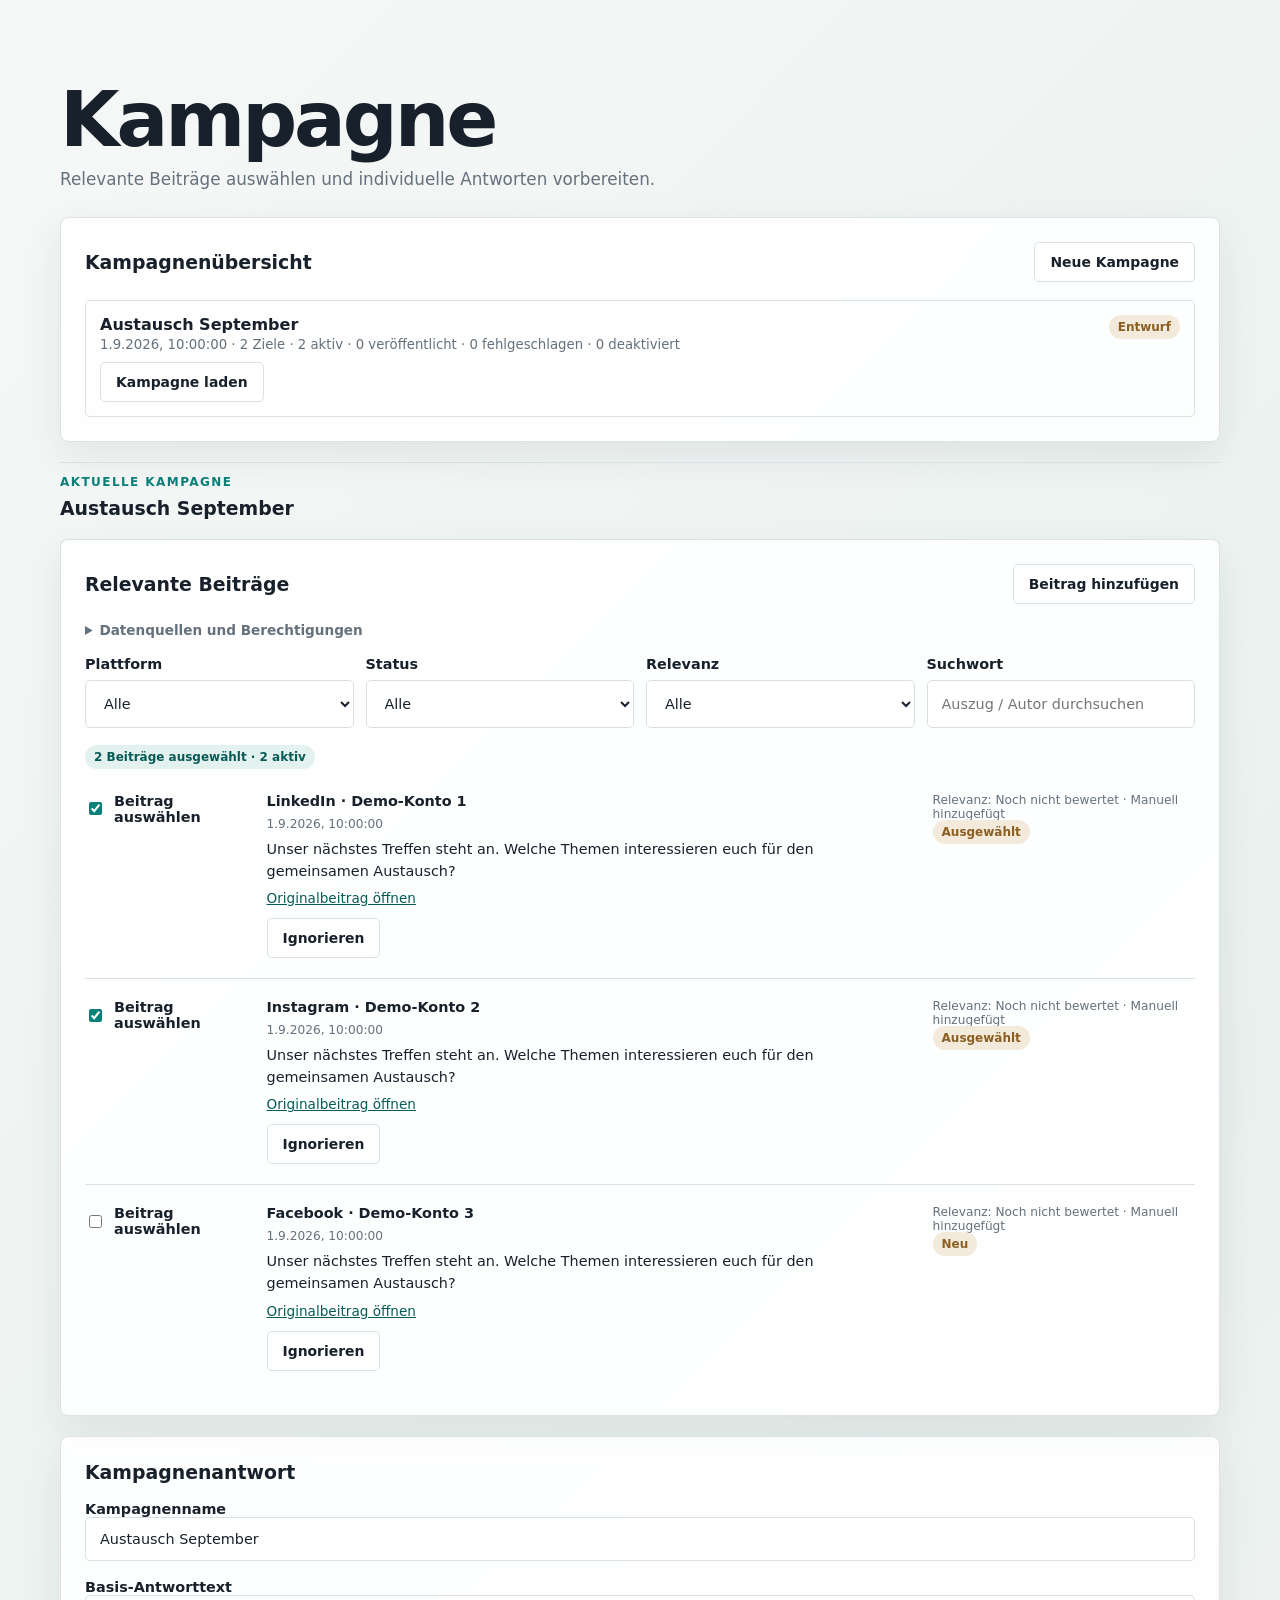
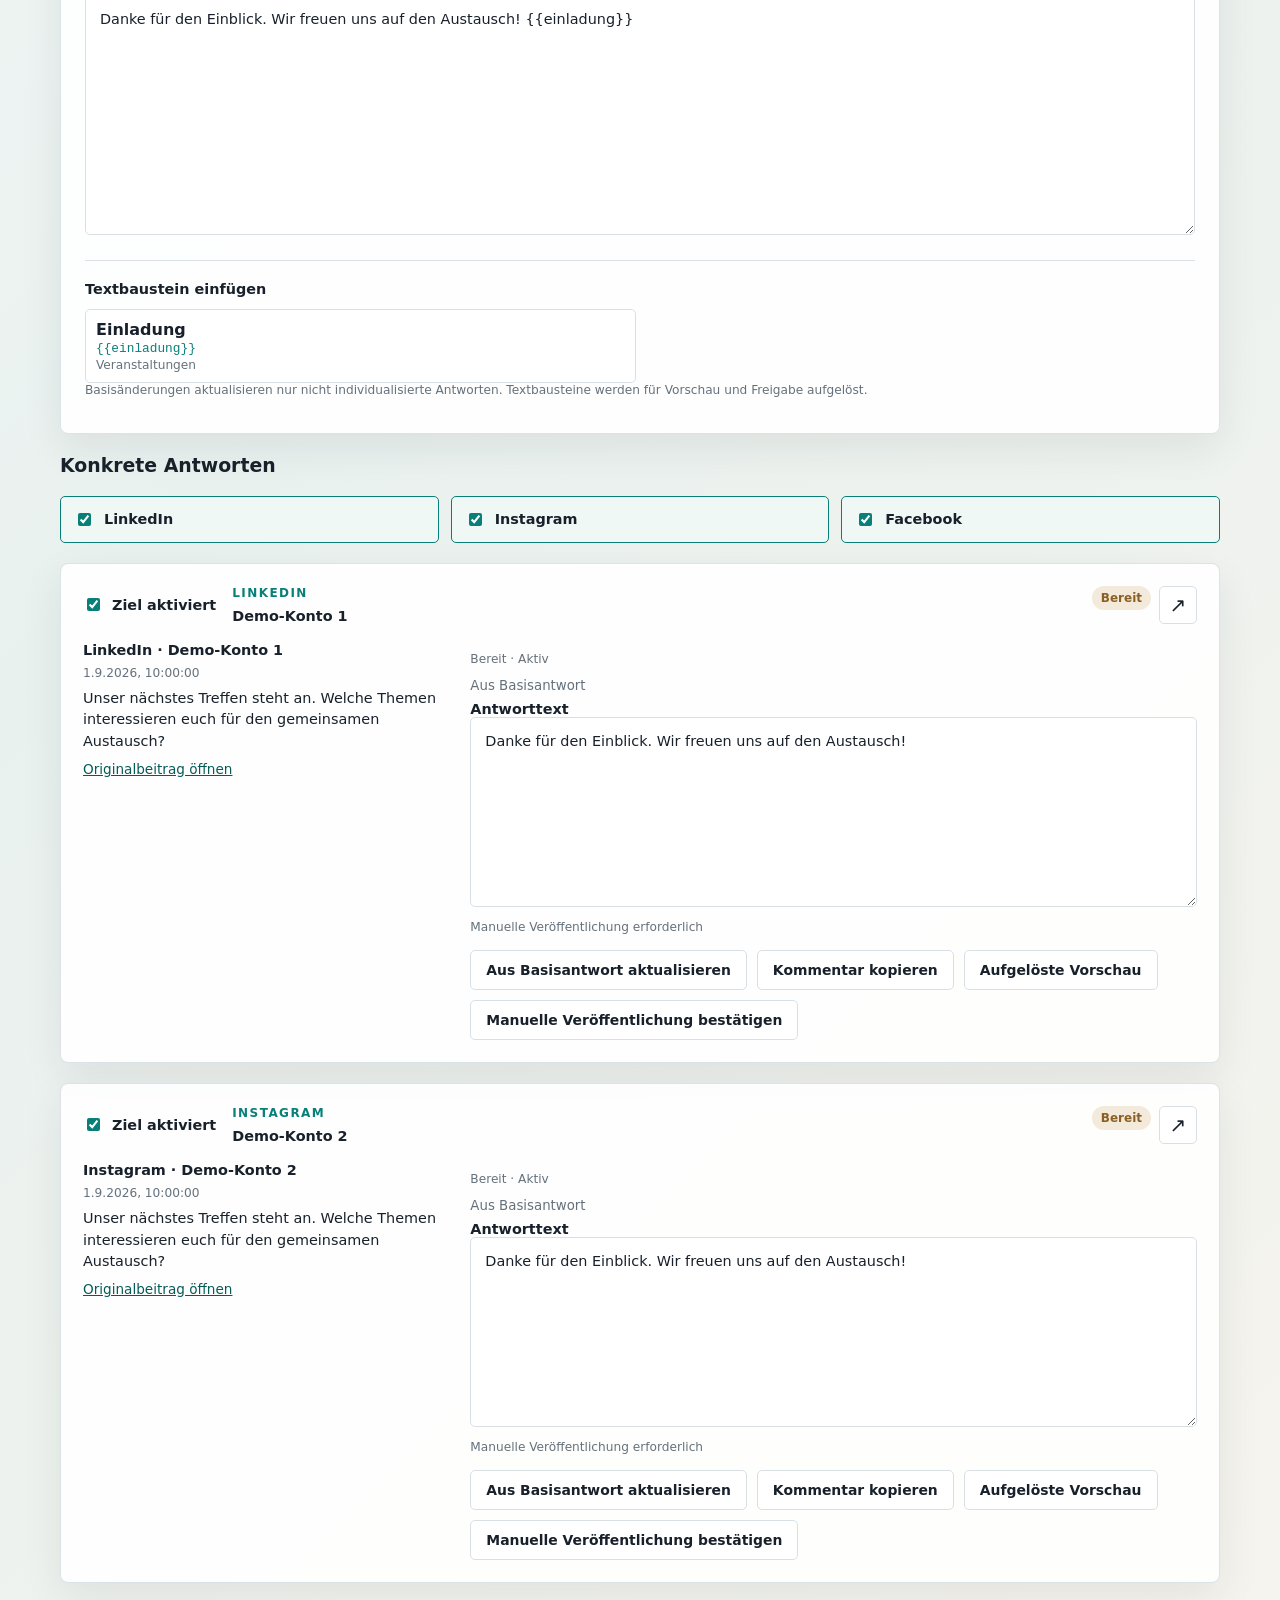
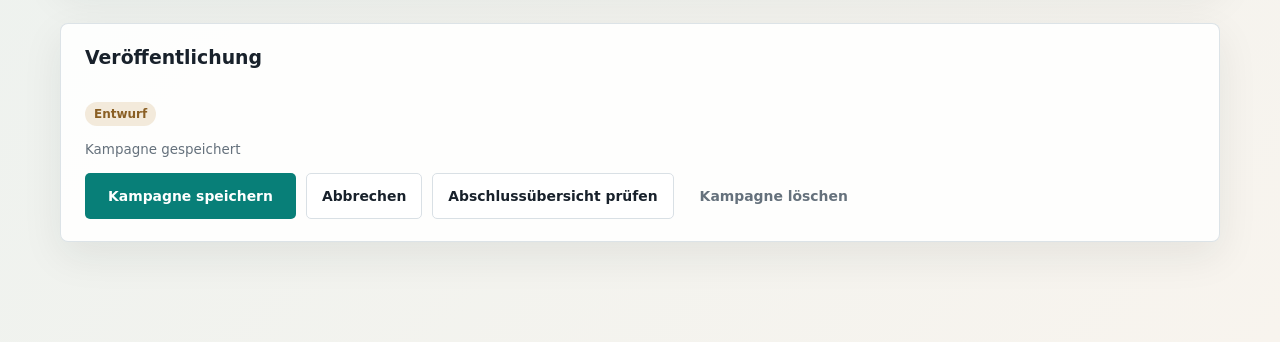
<file: public/tests/campaign-layout.html>
<!doctype html>
<html lang="de"><head><meta charset="utf-8"><meta name="viewport" content="width=device-width,initial-scale=1"><link rel="stylesheet" href="../css/app.css"><title>Kampagnenlayout – lokale Testdaten</title></head>
<body><main class="app-shell"><section id="campaign-view" class="standalone-view"><header class="page-header"><h1>Kampagne</h1><p>Relevante Beiträge auswählen und individuelle Antworten vorbereiten.</p></header><div id="campaign-root"></div></section></main>
<script type="module" src="./campaign-layout-fixture.js"></script></body></html>
</file>
<file: public/css/app.css>
:root {
  color-scheme: light;
  --ink: #18212b;
  --muted: #65717c;
  --line: #d9e0e5;
  --paper: #ffffff;
  --wash: #f3f6f5;
  --teal: #087f78;
  --teal-dark: #075b57;
  --coral: #d65c4c;
  --success: #23704a;
  --shadow: 0 14px 40px rgba(24, 33, 43, 0.08);
  font-family: Inter, ui-sans-serif, system-ui, -apple-system, BlinkMacSystemFont, "Segoe UI", sans-serif;
}

.visually-hidden { position: absolute !important; width: 1px !important; height: 1px !important; padding: 0 !important; margin: -1px !important; overflow: hidden !important; clip: rect(0, 0, 0, 0) !important; white-space: nowrap !important; border: 0 !important; }

* { box-sizing: border-box; }
body { min-height: 100vh; margin: 0; color: var(--ink); background: linear-gradient(135deg, #f6f8f7 0%, #e9f1ef 48%, #f8f4ee 100%); }
button, input, textarea, .campaign-filters select, .campaign-manual select { font: inherit; }
button { cursor: pointer; }
.topbar { display: flex; align-items: center; gap: 28px; width: 100%; padding: 16px max(16px, calc((100% - 1160px) / 2)); border-bottom: 1px solid rgba(217, 224, 229, .9); background: rgba(255, 255, 255, .9); }
.brand { color: var(--ink); font-size: 1.05rem; font-weight: 850; text-decoration: none; letter-spacing: -.02em; }
.main-nav, .session-nav { display: flex; align-items: center; gap: 18px; }
.main-nav a, .login-link, .site-footer a { color: var(--muted); font-size: .88rem; font-weight: 700; text-decoration: none; }
.main-nav a:hover, .main-nav a.active, .login-link:hover, .site-footer a:hover { color: var(--teal-dark); }
.session-nav { margin-left: auto; }
.current-user { color: var(--muted); font-size: .8rem; }
.app-shell { width: min(1160px, calc(100% - 32px)); margin: 0 auto; padding: 56px 0 72px; }
.page-header { margin-bottom: 28px; max-width: 680px; }
.eyebrow, .section-kicker { margin: 0 0 8px; color: var(--teal); font-size: .75rem; font-weight: 800; letter-spacing: .12em; text-transform: uppercase; }
h1, h2, h3, p { margin-top: 0; }
h1 { margin-bottom: 12px; font-size: clamp(2.5rem, 6vw, 4.8rem); line-height: .95; letter-spacing: -.04em; }
h2 { margin-bottom: 0; font-size: 1.18rem; }
h3 { margin-bottom: 12px; font-size: .9rem; }
.page-header > p:last-child { color: var(--muted); font-size: 1.05rem; }
.panel { background: rgba(255, 255, 255, .88); border: 1px solid rgba(217, 224, 229, .9); border-radius: 8px; box-shadow: var(--shadow); }
.workspace-grid { display: grid; grid-template-columns: minmax(0, 1.55fr) minmax(280px, .85fr); gap: 20px; align-items: start; }
.post-editor { display: grid; grid-template-columns: minmax(0,1fr); gap: 20px; align-items: start; }
.base-editor { grid-row: auto; }
.post-text-blocks,.post-preview { margin-top: 22px; padding-top: 20px; border-top: 1px solid var(--line); }
.post-text-block-list { display: grid; grid-template-columns: repeat(2,minmax(0,1fr)); gap: 8px; max-height: 240px; margin-top: 10px; overflow-y: auto; }
.post-text-block { display: grid; gap: 2px; padding: 10px; border: 1px solid var(--line); border-radius: 5px; background: white; color: var(--ink); text-align: left; }
.post-text-block:hover { border-color: var(--teal); }
.post-text-block span { color: var(--teal); font-family: ui-monospace, monospace; font-size: .8rem; }
.post-text-block small,.field-hint { color: var(--muted); font-size: .76rem; }
.post-preview pre { min-height: 100px; margin: 12px 0 0; padding: 14px; border: 1px solid var(--line); border-radius: 5px; background: var(--wash); white-space: pre-wrap; overflow-wrap: anywhere; font: inherit; line-height: 1.5; }
#post-text-block-admin-action { margin-top: 10px; }
.platform-variants { display: grid; grid-template-columns: repeat(3,minmax(0,1fr)); gap: 20px; min-width: 0; }
.platform-variants > .empty-state { padding: 24px; }
.platform-variant { min-width: 0; padding: 22px; }
.platform-variant textarea { min-height: 190px; }
.variant-count { display: block; margin: 7px 0; color: var(--muted); font-size: .8rem; }
.platform-variant .button-row { margin-top: 16px; }
.variant-head-actions { display: flex; align-items: center; gap: 8px; }
.icon-button { display: grid; width: 38px; height: 38px; flex: 0 0 auto; place-items: center; border: 1px solid var(--line); border-radius: 5px; background: white; color: var(--ink); font-size: 1.25rem; line-height: 1; }
.icon-button:hover { border-color: var(--teal); color: var(--teal-dark); }
.platform-variant-preview-wrap { margin-top: 16px; }
.platform-variant-preview { min-height: 90px; margin-top: 8px; padding: 14px; border: 1px solid var(--line); border-radius: 5px; background: var(--wash); white-space: pre-wrap; overflow-wrap: anywhere; font: inherit; line-height: 1.5; }
.platform-variant-placeholder { min-height: 420px; border: 1px dashed var(--line); border-radius: 8px; background: rgba(255,255,255,.35); }
.platform-variant-dialog { width: 94vw; max-width: none; height: 94vh; max-height: none; margin: auto; padding: 0; border: 0; border-radius: 10px; background: var(--paper); box-shadow: 0 20px 80px rgba(20,35,45,.35); }
.platform-variant-dialog::backdrop { background: rgba(20,35,45,.68); }
.platform-variant-dialog-shell { display: grid; grid-template-rows: auto minmax(0,1fr); height: 100%; padding: 24px; }
.platform-variant-dialog-header { display: flex; align-items: center; justify-content: space-between; gap: 20px; padding-bottom: 18px; border-bottom: 1px solid var(--line); }
.platform-variant-dialog-header h2 { margin: 2px 0 0; }
.platform-variant-dialog-content { min-height: 0; overflow: auto; padding-top: 20px; }
.platform-variant-dialog-content .platform-variant { display: grid; grid-template-columns: minmax(0,1.25fr) minmax(280px,.75fr); grid-template-rows: auto minmax(0,1fr) auto auto; gap: 0 24px; min-height: 100%; padding: 0; border: 0; background: transparent; box-shadow: none; }
.platform-variant-dialog-content .platform-variant > .panel-heading { display: none; }
.platform-variant-dialog-content .platform-variant textarea { min-height: 55vh; grid-column: 1; grid-row: 2; }
.platform-variant-dialog-content .variant-count { grid-column: 1; grid-row: 3; }
.platform-variant-dialog-content .platform-variant-preview-wrap { grid-column: 2; grid-row: 2 / span 2; margin-top: 0; }
.platform-variant-dialog-content .platform-variant-preview { min-height: 55vh; }
.platform-variant-dialog-content .field-hint { grid-column: 1/-1; }
.platform-variant-dialog-content .button-row { grid-column: 1/-1; }
.variant-overlay-open { overflow: hidden; }
.editor-footer { display: flex; align-items: center; gap: 16px; padding: 20px 24px; }
.draft-actions-row .button-row { width: 100%; }
.editor-panel, .provider-panel, .accounts-panel, .results-panel, .history-panel { padding: 24px; }
.panel-heading { display: flex; justify-content: space-between; align-items: flex-start; gap: 16px; margin-bottom: 24px; }
.panel-heading.compact { margin-bottom: 18px; align-items: center; }
label { display: block; margin: 18px 0 8px; font-weight: 700; font-size: .9rem; }
textarea, input, .campaign-filters select, .campaign-manual select { width: 100%; border: 1px solid var(--line); border-radius: 5px; background: var(--paper); color: var(--ink); padding: 13px 14px; outline: none; transition: border-color .15s, box-shadow .15s; }
textarea { min-height: 240px; resize: vertical; line-height: 1.5; }
textarea:focus, input:focus, .campaign-filters select:focus, .campaign-manual select:focus { border-color: var(--teal); box-shadow: 0 0 0 3px rgba(8, 127, 120, .13); }
.field-meta { display: flex; justify-content: space-between; gap: 12px; margin-top: 8px; color: var(--muted); font-size: .8rem; }
.muted { color: var(--muted); font-weight: 400; }
.media-box { display: flex; align-items: center; gap: 14px; margin-top: 20px; padding: 16px; border: 1px dashed #b8c9c6; background: #f5faf8; border-radius: 5px; }
.media-box p { margin: 4px 0 0; color: var(--muted); font-size: .85rem; }
.media-icon { display: grid; width: 34px; height: 34px; place-items: center; border: 1px solid #a9c6c1; color: var(--teal); font-size: 1.4rem; }
.media-picker { flex: 1; min-width: 0; }
.media-picker input[type=file] { margin-top: 10px; }
.media-preview { margin-top: 12px; padding: 12px; border: 1px solid var(--border); background: #fff; }
.media-preview img,.media-preview video { display: block; max-width: 100%; max-height: 240px; margin: 10px 0; }
.button-row { display: flex; flex-wrap: wrap; gap: 10px; }
.editor-actions { margin-top: 24px; }
.button { border: 1px solid transparent; border-radius: 5px; padding: 11px 15px; font-weight: 750; font-size: .87rem; transition: transform .15s, background .15s, border-color .15s; }
.button:hover { transform: translateY(-1px); }
.button-primary { background: var(--teal); color: white; padding: 14px 22px; }
.button-primary:hover { background: var(--teal-dark); }
.button-secondary { border-color: var(--line); background: white; color: var(--ink); }
.button-secondary:hover { border-color: var(--teal); color: var(--teal-dark); }
.button-quiet { border-color: transparent; background: transparent; color: var(--muted); }
.button-quiet:hover { color: var(--coral); }
.side-column { display: grid; gap: 20px; }
.count-badge, .status-badge { border-radius: 999px; padding: 5px 9px; background: #e3f2ee; color: var(--teal-dark); font-size: .75rem; font-weight: 800; }
.status-badge { background: #f3eadb; color: #8a5f24; }
.provider-list { display: grid; grid-template-columns: repeat(3,minmax(0,1fr)); gap: 12px; }
.provider-option { display: flex; align-items: center; gap: 10px; padding: 13px; border: 1px solid var(--line); border-radius: 5px; }
.provider-option:has(input:checked) { border-color: var(--teal); background: #f0f8f5; }
.provider-option input { width: auto; accent-color: var(--teal); }
.provider-option strong { font-size: .92rem; }
.provider-option small { margin-left: auto; color: var(--muted); font-size: .74rem; }
.provider-channel-group { display: grid; align-content: start; gap: 8px; min-width: 0; margin: 0; padding: 13px; border: 1px solid var(--line); border-radius: 5px; }
.provider-channel-group legend { margin-bottom: 6px; color: var(--teal-dark); font-size: .82rem; font-weight: 800; }
.provider-channel-group .provider-option { padding: 8px 0; border: 0; background: transparent; }
.capabilities { margin-top: 24px; padding-top: 20px; border-top: 1px solid var(--line); }
.capabilities ul { display: grid; grid-template-columns: 1fr 1fr; gap: 9px; padding: 0; margin: 0; list-style: none; }
.capabilities li { color: var(--muted); font-size: .84rem; }
.capabilities li::before { content: "✓"; margin-right: 7px; color: var(--success); font-weight: 800; }
.accounts-panel .button { margin-top: 8px; }
.publish-bar { display: grid; gap: 16px; margin-top: 20px; padding: 22px 24px; min-width: 0; }
.publishing-row { display: flex; align-items: center; gap: 16px; min-width: 0; }
.publishing-row > strong,.publishing-row > label { flex: 0 0 72px; }
.publishing-status-row .results-list { flex: 1; min-width: 0; }
.publish-bar > .button { justify-self: start; }
.publish-bar > p { margin: 0; font-size: .84rem; }
.results-panel, .history-panel { margin-top: 20px; }
.message { min-height: 22px; margin-bottom: 14px; font-size: .9rem; font-weight: 700; }
.message:empty { visibility: hidden; }
.message.success { color: var(--success); }
.message.error { color: var(--coral); }
.standalone-view { min-height: 520px; padding: 28px 0; }
.auth-card { width: min(460px, 100%); margin: 30px auto; padding: 30px; }
.auth-card h1, .admin-heading h1, .legal-view h1 { margin-bottom: 12px; font-size: clamp(2rem, 5vw, 3.6rem); letter-spacing: -.04em; }
.auth-card .button { margin-top: 12px; }
.form-error { min-height: 20px; margin: 14px 0 0; color: var(--coral); font-size: .85rem; font-weight: 700; }
.admin-heading { display: flex; justify-content: space-between; gap: 20px; margin-bottom: 24px; }
.settings-panel { width: min(760px, 100%); padding: 24px; }
.settings-panel textarea { min-height: 160px; }
.admin-tabs { display: flex; gap: 4px; margin-bottom: 20px; border-bottom: 1px solid var(--line); }
.admin-tab { border: 0; border-bottom: 3px solid transparent; padding: 12px 16px; background: transparent; color: var(--muted); font-weight: 800; }
.admin-tab.active { border-color: var(--teal); color: var(--teal-dark); }
.admin-tab-panel { width: min(900px, 100%); }
.provider-config-list { display: grid; gap: 12px; margin-top: 18px; }
.provider-config { border: 1px solid var(--line); border-radius: 6px; background: rgba(255, 255, 255, .88); }
.provider-config summary { display: flex; justify-content: space-between; align-items: center; padding: 17px 18px; cursor: pointer; list-style: none; }
.provider-config summary::-webkit-details-marker { display: none; }
.provider-config summary span:first-child { display: grid; gap: 4px; }
.provider-config summary small { color: var(--muted); font-size: .78rem; font-weight: 600; }
.accordion-mark { color: var(--teal); font-size: 1.4rem; }
.provider-config[open] .accordion-mark { transform: rotate(45deg); }
.provider-form { padding: 0 18px 20px; border-top: 1px solid var(--line); }
.provider-form label { margin-top: 16px; }
.provider-form label:has(input[type="checkbox"]) { display: flex; justify-content: space-between; align-items: center; }
.provider-form label:has(input[type="checkbox"]) input { width: auto; accent-color: var(--teal); }
.secret-note { margin: 7px 0 0; color: var(--muted); font-size: .78rem; }
.account-placeholder { display: grid; gap: 5px; margin: 18px 0; padding: 14px; background: var(--wash); color: var(--muted); font-size: .8rem; }
.account-placeholder strong { color: var(--ink); }
.channel-list { display: grid; gap: 9px; margin-top: 20px; padding-top: 18px; border-top: 1px solid var(--line); }
.channel-item { display: grid; gap: 3px; padding: 12px 14px; border: 1px solid var(--line); border-radius: 5px; background: var(--wash); color: var(--muted); font-size: .78rem; }
.channel-item strong { color: var(--ink); font-size: .88rem; }
.channel-list .field-hint { margin: 0; color: var(--muted); font-size: .78rem; }
.provider-form .button-row { margin-top: 18px; }
.publish-bar select { width: min(100%,420px); margin: 0; }
.publish-confirmation { width: min(680px,calc(100% - 32px)); border: 0; border-radius: 8px; padding: 26px; box-shadow: 0 18px 70px rgba(20,35,45,.28); }
.publish-confirmation::backdrop { background: rgba(20,35,45,.62); }
.publish-confirmation dl { display: grid; grid-template-columns: 130px 1fr; gap: 10px 16px; margin: 22px 0; }
.publish-confirmation dt { color: var(--muted); font-weight: 800; }
.publish-confirmation dd { margin: 0; min-width: 0; }
.publish-confirmation pre { max-height: 220px; overflow: auto; margin: 0; padding: 12px; background: var(--wash); white-space: pre-wrap; }
.text-block-layout { display: grid; grid-template-columns: minmax(250px,.72fr) minmax(0,1.45fr); gap: 18px; align-items: start; }
.text-block-selection, .text-block-editor { padding: 22px; }
.text-block-search { margin-top: 0; }
.text-block-list-heading { display: grid; grid-template-columns: 1fr auto; gap: 12px; margin-top: 20px; padding: 0 10px 8px; border-bottom: 1px solid var(--line); color: var(--muted); font-size: .72rem; font-weight: 800; text-transform: uppercase; }
.text-block-list { max-height: 620px; overflow-y: auto; margin: 0 -8px 18px; padding: 0 8px; }
.text-block-category { padding: 16px 8px 6px; color: var(--teal); font-size: .72rem; font-weight: 850; letter-spacing: .08em; text-transform: uppercase; }
.text-block-option { display: grid; grid-template-columns: minmax(0,1fr) auto; gap: 10px; width: 100%; margin-bottom: 5px; padding: 11px 10px; border: 1px solid transparent; border-radius: 5px; background: transparent; color: var(--ink); text-align: left; }
.text-block-option:hover { background: var(--wash); }
.text-block-option[aria-selected="true"] { border-color: var(--teal); background: #f0f8f5; box-shadow: inset 3px 0 var(--teal); }
.text-block-option > span:first-child { display: grid; gap: 3px; min-width: 0; }
.text-block-option strong, .text-block-option small { overflow: hidden; text-overflow: ellipsis; white-space: nowrap; }
.text-block-option small { color: var(--muted); font-size: .74rem; }
.text-block-status { align-self: center; border-radius: 999px; padding: 3px 7px; font-size: .68rem; font-weight: 800; }
.text-block-status.active { background: #e3f2ee; color: var(--success); }
.text-block-status.inactive { background: #edf0f2; color: var(--muted); }
.text-block-status.system { background: #eee9f7; color: #665189; }
.text-block-badges { display: flex; align-items: center; gap: 5px; }
.text-block-editor { position: sticky; top: 18px; }
.text-block-editor h2 { margin-bottom: 4px; }
.text-block-editor fieldset { min-width: 0; margin: 0; padding: 0; border: 0; }
.text-block-editor fieldset:disabled { opacity: .55; }
.text-block-editor textarea { min-height: 300px; }
.text-block-placeholder-section { margin-top: 16px; padding: 14px; border: 1px solid var(--line); border-radius: 5px; background: var(--wash); }
.text-block-placeholders { display: flex; flex-wrap: wrap; gap: 8px; margin-top: 10px; }
.text-block-placeholder { display: inline-grid; gap: 2px; padding: 7px 10px; border: 1px solid var(--line); border-radius: 999px; background: #fff; color: var(--teal); text-align: left; }
.text-block-placeholder:hover { border-color: var(--teal); }
.text-block-placeholder small { color: var(--muted); font-size: .68rem; }
.text-block-placeholder-section .field-hint { margin: 9px 0 0; color: var(--muted); font-size: .76rem; }
.text-block-system-label { color: #665189 !important; font-weight: 800; }
.text-block-options { display: grid; grid-template-columns: 1fr 1fr; gap: 18px; align-items: end; }
.text-block-options label:has(input[type="checkbox"]) { display: flex; align-items: center; gap: 9px; min-height: 48px; }
.text-block-options input[type="checkbox"] { width: auto; accent-color: var(--teal); }
.text-block-editor .button-row { margin-top: 18px; }
.email-settings-grid { display: grid; grid-template-columns: repeat(2,minmax(0,1fr)); gap: 0 18px; }
.email-enabled { display: flex; align-items: center; gap: 9px; }
.email-enabled input { width: auto; accent-color: var(--teal); }
.settings-panel select { width: 100%; min-height: 48px; border: 1px solid var(--line); border-radius: 4px; background: #fff; color: var(--ink); padding: 0 12px; }
.legal-content { max-width: 760px; min-height: 220px; padding: 24px; border-left: 3px solid var(--teal); background: rgba(255, 255, 255, .72); white-space: pre-wrap; line-height: 1.7; }
.site-footer { display: flex; justify-content: space-between; gap: 20px; width: min(1160px, calc(100% - 32px)); margin: 0 auto; padding: 20px 0 28px; border-top: 1px solid rgba(217, 224, 229, .9); color: var(--muted); font-size: .78rem; }
.site-footer div { display: flex; gap: 18px; }
.results-list, .history-list { display: grid; gap: 10px; }
.posts-list { display: grid; gap: 0; padding: 0 24px; overflow: hidden; }
.posts-list.empty-state { padding: 24px; }
.post-list-item { display: grid; grid-template-columns: minmax(180px,1fr) minmax(340px,1.5fr); gap: 24px; padding: 20px 0; border-bottom: 1px solid var(--line); }
.post-list-item:last-child { border-bottom: 0; }
.post-list-item p { margin: 0; overflow-wrap: anywhere; }
.post-list-item dl { display: grid; grid-template-columns: max-content 1fr; gap: 4px 12px; margin: 0; font-size: .78rem; }
.post-list-item dt { color: var(--muted); font-weight: 800; }
.post-list-item dd { margin: 0; overflow-wrap: anywhere; }
.empty-state { color: var(--muted); font-size: .9rem; }
.result-item, .history-item { display: grid; grid-template-columns: 1fr auto; gap: 10px 16px; padding: 14px; border: 1px solid var(--line); border-radius: 5px; }
.result-item p, .history-item p { margin: 3px 0 0; color: var(--muted); font-size: .83rem; }
.result-item .result-status, .history-status { color: var(--success); font-size: .8rem; font-weight: 800; text-align: right; }
.history-item time { color: var(--muted); font-size: .78rem; }
@media (max-width: 1050px) and (min-width: 761px) { .provider-list,.platform-variants { grid-template-columns: repeat(2,minmax(0,1fr)); } }
@media (max-width: 760px) { .topbar { flex-wrap: wrap; gap: 14px 20px; } .session-nav { margin-left: auto; } .app-shell { padding-top: 32px; } .workspace-grid,.post-editor { grid-template-columns: 1fr; } .base-editor { grid-row: auto; } .post-text-block-list { grid-template-columns: 1fr; } .platform-variants,.editor-footer { grid-column: auto; } .editor-footer { align-items: stretch; flex-direction: column; } .publishing-row { align-items: flex-start; flex-wrap: wrap; } .publishing-row > strong,.publishing-row > label { flex-basis: 100%; } .publish-bar select { width: 100%; max-width: 100%; } .publish-bar .button { width: 100%; } .field-meta { align-items: flex-start; flex-direction: column; gap: 3px; } .result-item, .history-item, .post-list-item { grid-template-columns: 1fr; } .result-item .result-status, .history-status { text-align: left; } .site-footer { align-items: flex-start; flex-direction: column; } .admin-tabs { overflow-x: auto; } .admin-tab { white-space: nowrap; } .text-block-layout { grid-template-columns: 1fr; } .text-block-editor { position: static; } .text-block-list { max-height: 360px; } .text-block-options, .email-settings-grid { grid-template-columns: 1fr; gap: 0; } }
@media (max-width: 760px) { .provider-list,.platform-variants { grid-template-columns: minmax(0,1fr); } .provider-option small { margin-left: 0; } .platform-variant-dialog { width: 100vw; height: 100vh; border-radius: 0; } .platform-variant-dialog-shell { padding: 16px; } .platform-variant-dialog-content .platform-variant { grid-template-columns: minmax(0,1fr); grid-template-rows: auto; gap: 16px; } .platform-variant-dialog-content .platform-variant textarea,.platform-variant-dialog-content .variant-count,.platform-variant-dialog-content .platform-variant-preview-wrap,.platform-variant-dialog-content .field-hint,.platform-variant-dialog-content .button-row { grid-column: 1; grid-row: auto; } .platform-variant-dialog-content .platform-variant textarea,.platform-variant-dialog-content .platform-variant-preview { min-height: 38vh; } }

/* Campaign-specific structure; colors, controls and panels use the shared UI. */
#campaign-root > .form-error:empty { display: none; }
.campaign-shell .status-badge { align-self: start; justify-self: start; }
.campaign-shell { border: 0; padding: 0; margin: 0; min-width: 0; }
.campaign-shell > *, .campaign-target > *, .campaign-reply { min-width: 0; }
.campaign-shell .history-item { margin-top: 10px; }
.campaign-shell .history-item .button { justify-self: start; }
.campaign-access { margin-bottom: 18px; color: var(--muted); font-size: .85rem; }
.campaign-access summary { cursor: pointer; font-weight: 700; }
.campaign-access p { margin: 10px 0 0; }
.campaign-filters { display: flex; flex-wrap: wrap; gap: 12px; align-items: end; }
.campaign-filters > label { flex: 1 1 150px; min-width: 0; margin: 0; }
.campaign-shell input, .campaign-shell textarea, .campaign-filters select, .campaign-manual input, .campaign-manual textarea, .campaign-manual select { font-weight: 400; }
.campaign-filters input, .campaign-filters select { display: block; height: 48px; margin-top: 8px; }
.campaign-selection { margin-top: 18px; }
.campaign-feed-list { padding: 0; margin-top: 8px; }
.campaign-feed-card { grid-template-columns: minmax(130px,.4fr) minmax(0,1.6fr) minmax(160px,.65fr); gap: 12px 20px; align-items: start; }
.campaign-feed-card > label { margin: 0; }
.campaign-feed-card > .button-row { grid-column: 2 / -1; }
.campaign-feed-card .campaign-excerpt { display: -webkit-box; -webkit-line-clamp: 3; -webkit-box-orient: vertical; overflow: hidden; }
.campaign-targets { display: grid; gap: 20px; min-width: 0; }
.campaign-targets > .panel-heading { margin-bottom: 0; }
.campaign-platforms .provider-option { margin: 0; }
.campaign-target { display: grid; grid-template-columns: minmax(0,.75fr) minmax(0,1.5fr); gap: 0 24px; }
.campaign-target > .panel-heading { grid-column: 1 / -1; align-items: center; flex-wrap: wrap; }
.campaign-target > .panel-heading > label { margin: 0; }
.campaign-target > .panel-heading > .variant-head-actions { margin-left: auto; }
.campaign-target h3 { margin-bottom: 0; }
.campaign-reply > label { margin-top: 0; }
.campaign-reply > small { display: block; margin-bottom: 8px; color: var(--muted); }
.campaign-reply .field-hint { margin-top: 10px; }
.campaign-original { min-width: 0; overflow-wrap: anywhere; font-size: .9rem; }
.campaign-original p { margin: 8px 0; }
.campaign-original a { color: var(--teal-dark); font-size: .85rem; }
.campaign-excerpt { white-space: pre-wrap; overflow-wrap: anywhere; font: inherit; line-height: 1.5; }
.campaign-reply > pre:empty { display: none; }
.campaign-disabled { opacity: .65; }
.campaign-warning { margin: 12px 0; color: #8a5f24; background: #f3eadb; border-radius: 5px; padding: 14px; font-size: .85rem; }
.campaign-shell > .publish-bar { margin-top: 0; }
.campaign-shell > .publish-bar > .status-badge { justify-self: start; }
.campaign-shell .panel-heading { flex-wrap: wrap; }
.campaign-review, .campaign-manual { max-height: 90vh; overflow-y: auto; }
.campaign-review details { padding: 14px 0; border-bottom: 1px solid var(--line); }
.campaign-review .button-row, .campaign-manual .button-row { margin-top: 20px; }
.campaign-review label:has(input[type=checkbox]) { display: flex; align-items: start; gap: 10px; }
.campaign-review input[type=checkbox] { width: auto; accent-color: var(--teal); }
.campaign-overlay .campaign-target { grid-template-columns: minmax(0,.75fr) minmax(0,1.5fr); grid-template-rows: auto; gap: 24px; align-content: start; }
.campaign-overlay .campaign-reply { grid-column: 2; }
.campaign-overlay .campaign-target textarea { min-height: 55vh; }
.campaign-overlay .campaign-target .button-row { grid-column: auto; }
.campaign-shell .button, .campaign-review .button, .campaign-manual .button { max-width: 100%; overflow-wrap: anywhere; }
@media (max-width: 1050px) { .campaign-feed-card { grid-template-columns: minmax(130px,.4fr) minmax(0,1.6fr); } .campaign-feed-card > .campaign-feed-meta { grid-column: 2; } }
@media (max-width: 760px) {
  .campaign-feed-card, .campaign-target, .campaign-overlay .campaign-target { grid-template-columns: minmax(0,1fr); }
  .campaign-feed-card > .button-row, .campaign-feed-card > .campaign-feed-meta, .campaign-overlay .campaign-reply { grid-column: 1; }
  .campaign-target { gap: 18px; }
  .campaign-overlay .campaign-target textarea { min-height: 38vh; }
  .campaign-shell .editor-panel { padding: 20px; }
  .campaign-filters > label { flex-basis: 130px; }
  .campaign-shell .variant-head-actions { flex-wrap: wrap; }
}

.linkedin-oauth-result ul { display: flex; flex-wrap: wrap; gap: 6px; margin: 0; padding: 0; list-style: none; }
.linkedin-oauth-result li { padding: 5px 9px; border: 1px solid var(--line); border-radius: 5px; overflow-wrap: anywhere; }
.linkedin-oauth-result p { margin: 6px 0; }
.linkedin-oauth-result a { color: var(--teal-dark); }

.provider-app-card{overflow-wrap:anywhere;min-width:0}.provider-app-card .button-row{flex-wrap:wrap}.provider-config-form [data-app-form]{margin-top:1rem}

.campaign-editor{display:grid;gap:20px;min-width:0}.campaign-editor[hidden]{display:none}.campaign-current{padding-top:12px;border-top:1px solid var(--line)}.campaign-current h2{overflow-wrap:anywhere}
</file>
